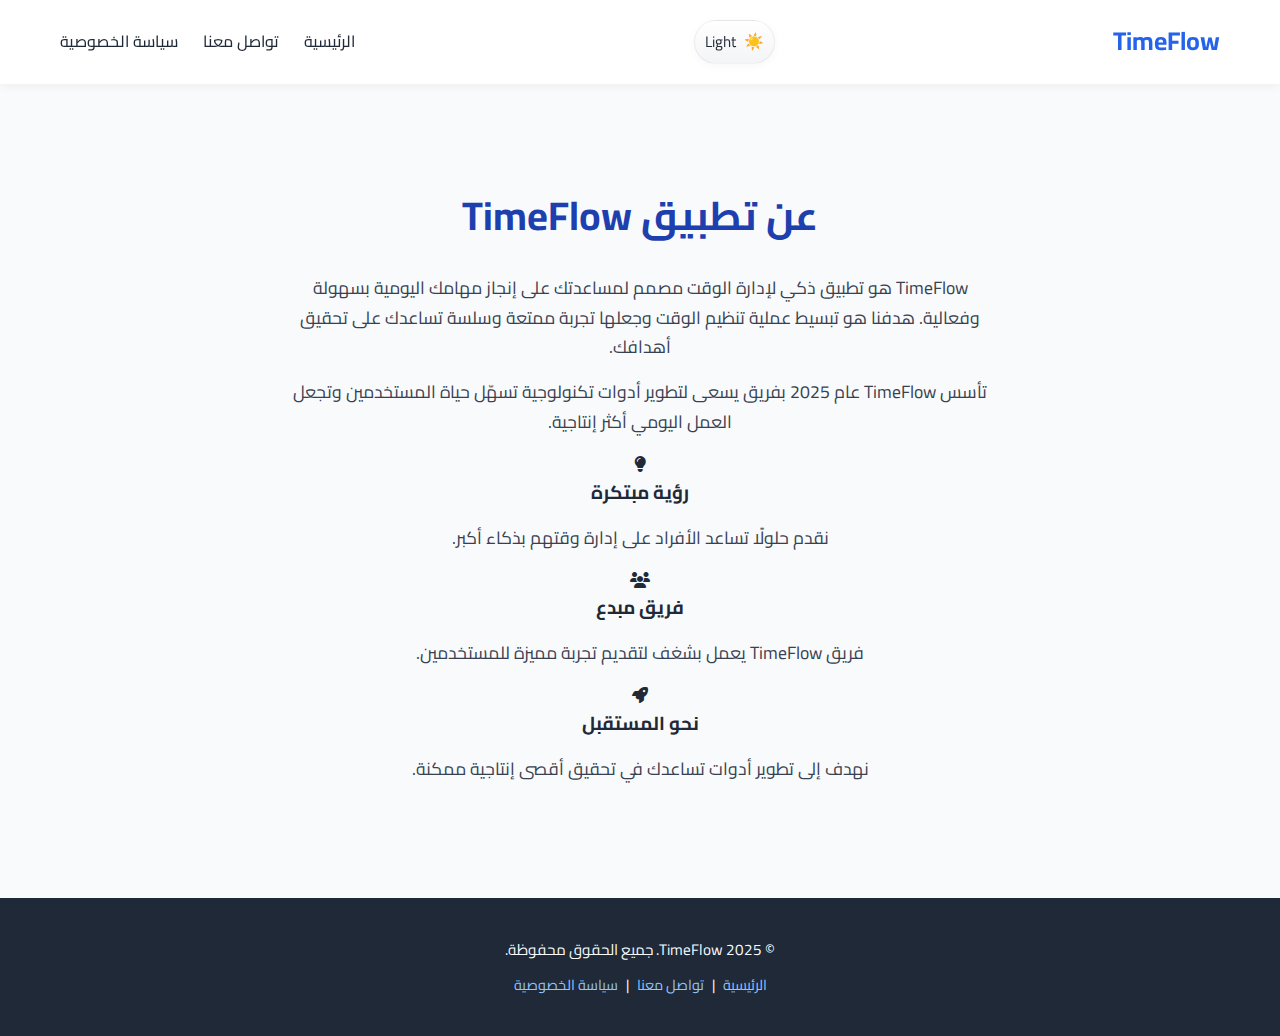
<file: about.html>
<!DOCTYPE html>
<html lang="ar" dir="rtl">
<head>
  <meta charset="UTF-8">
  <meta name="viewport" content="width=device-width, initial-scale=1.0">

  <title>عنّا | TimeFlow</title>
  <meta name="description" content="تعرف على TimeFlow - التطبيق الذي يساعدك على إدارة الوقت وتنظيم مهامك بسهولة لتحقيق أقصى إنتاجية.">
  <meta name="keywords" content="TimeFlow, عن التطبيق, تنظيم الوقت, مهام, إنتاجية">
  <meta name="author" content="TimeFlow Team">

  <!-- Google Font -->
  <link href="https://fonts.googleapis.com/css2?family=Cairo:wght@400;600;700&display=swap" rel="stylesheet">

  <!-- Font Awesome -->
  <link rel="stylesheet" href="https://cdnjs.cloudflare.com/ajax/libs/font-awesome/6.5.0/css/all.min.css">

  <!-- CSS -->
  <link rel="stylesheet" href="style.css">
</head>

<body>
    <div id="page-loader">
  <div class="spinner"></div>
</div>

  <!-- ===== Navbar ===== -->
  <header class="navbar">
    <div class="logo">TimeFlow</div>
    <div class="controls">
  <div class="theme-toggle"></div>
</div>

    <nav>
      <ul>
        <li><a href="index.html">الرئيسية</a></li>
        <li><a href="contact.html">تواصل معنا</a></li>
        <li><a href="privacy.html">سياسة الخصوصية</a></li>
      </ul>
    </nav>
  </header>

  <!-- ===== About Section ===== -->
  <section class="about-page">
    <div class="container">
      <h1>عن تطبيق TimeFlow</h1>
      <p>
        TimeFlow هو تطبيق ذكي لإدارة الوقت مصمم لمساعدتك على إنجاز مهامك اليومية بسهولة وفعالية.
        هدفنا هو تبسيط عملية تنظيم الوقت وجعلها تجربة ممتعة وسلسة تساعدك على تحقيق أهدافك.
      </p>
      <p>
        تأسس TimeFlow عام 2025 بفريق يسعى لتطوير أدوات تكنولوجية تسهّل حياة المستخدمين وتجعل العمل اليومي أكثر إنتاجية.
      </p>

      <div class="about-icons">
        <div class="icon-box">
          <i class="fa-solid fa-lightbulb"></i>
          <h3>رؤية مبتكرة</h3>
          <p>نقدم حلولًا تساعد الأفراد على إدارة وقتهم بذكاء أكبر.</p>
        </div>
        <div class="icon-box">
          <i class="fa-solid fa-users"></i>
          <h3>فريق مبدع</h3>
          <p>فريق TimeFlow يعمل بشغف لتقديم تجربة مميزة للمستخدمين.</p>
        </div>
        <div class="icon-box">
          <i class="fa-solid fa-rocket"></i>
          <h3>نحو المستقبل</h3>
          <p>نهدف إلى تطوير أدوات تساعدك في تحقيق أقصى إنتاجية ممكنة.</p>
        </div>
      </div>
    </div>
  </section>

  <!-- ===== Footer ===== -->
  <footer class="footer">
    <p>© 2025 TimeFlow. جميع الحقوق محفوظة.</p>
    <div class="footer-links">
      <a href="index.html">الرئيسية</a> |
      <a href="contact.html">تواصل معنا</a> |
      <a href="privacy.html">سياسة الخصوصية</a>
    </div>
  </footer>

  <!-- JS -->
  <script src="script.js"></script>
</body>
</html>
</file>
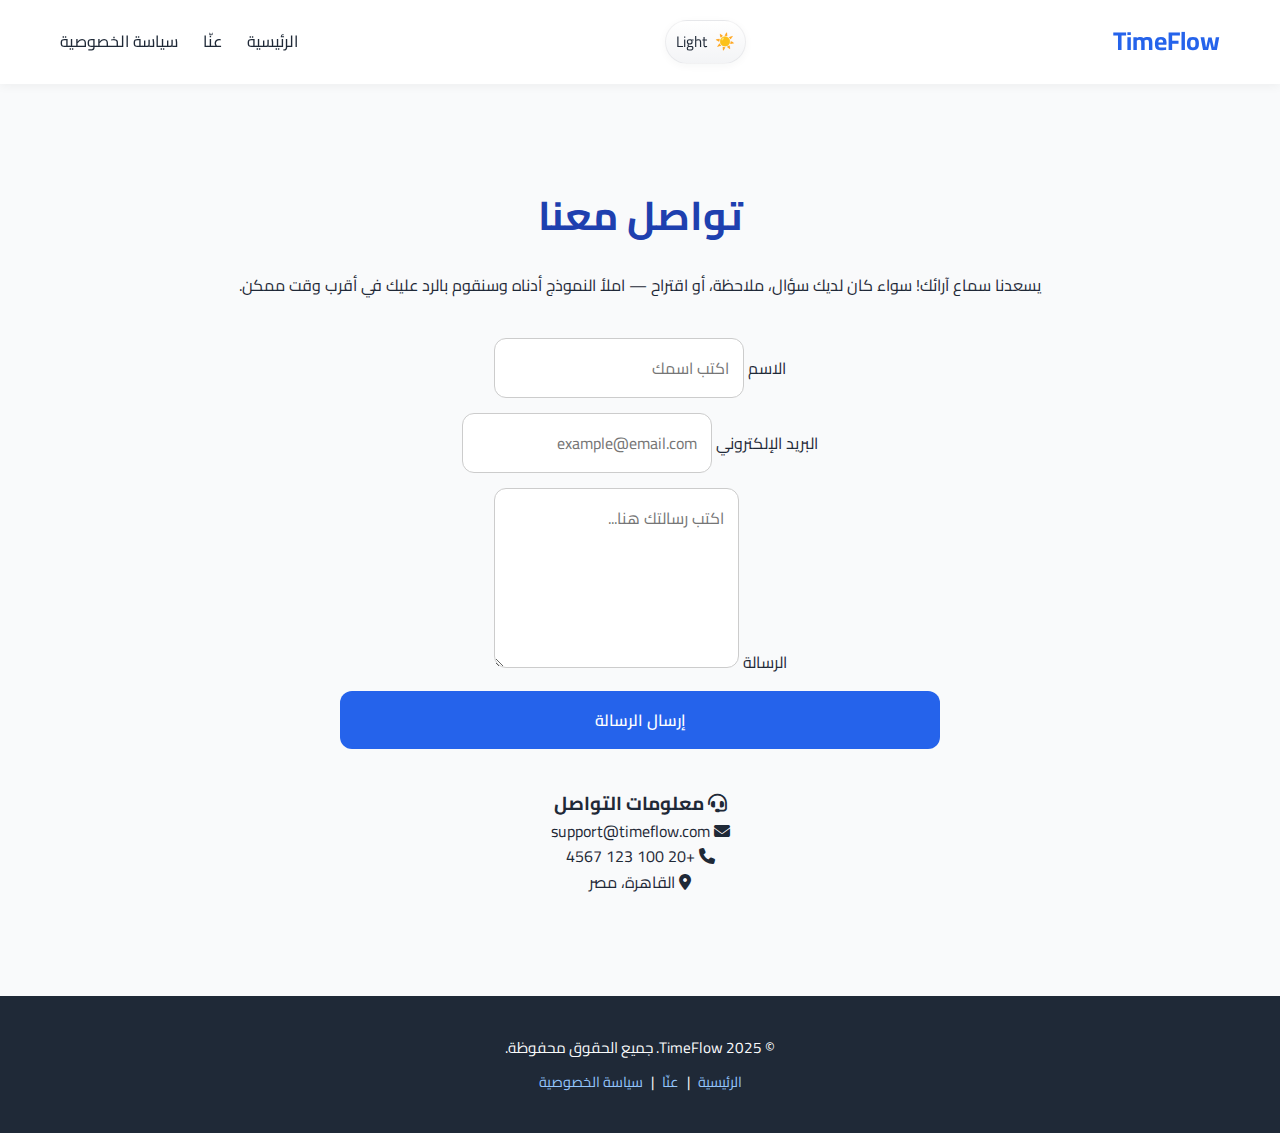
<file: contact.html>
<!DOCTYPE html>
<html lang="ar" dir="rtl">
<head>
  <meta charset="UTF-8">
  <meta name="viewport" content="width=device-width, initial-scale=1.0">

  <title>تواصل معنا | TimeFlow</title>
  <meta name="description" content="تواصل مع فريق TimeFlow لأي استفسار أو ملاحظات. نحن سعداء بمساعدتك دائمًا.">
  <meta name="keywords" content="تواصل, دعم, TimeFlow, استفسار, مساعدة">
  <meta name="author" content="TimeFlow Team">

  <!-- Google Font -->
  <link href="https://fonts.googleapis.com/css2?family=Cairo:wght@400;600;700&display=swap" rel="stylesheet">

  <!-- Font Awesome -->
  <link rel="stylesheet" href="https://cdnjs.cloudflare.com/ajax/libs/font-awesome/6.5.0/css/all.min.css">

  <!-- CSS -->
  <link rel="stylesheet" href="style.css">
</head>

<body>
    <div id="page-loader">
  <div class="spinner"></div>
</div>

  <!-- ===== Navbar ===== -->
  <header class="navbar">
    <div class="logo">TimeFlow</div>
    <div class="controls">
  <div class="theme-toggle"></div>
</div>

    <nav>
      <ul>
        <li><a href="index.html">الرئيسية</a></li>
        <li><a href="about.html">عنّا</a></li>
        <li><a href="privacy.html">سياسة الخصوصية</a></li>
      </ul>
    </nav>
  </header>

  <!-- ===== Contact Page ===== -->
  <section class="contact-page">
    <div class="container">
      <h1>تواصل معنا</h1>
      <p>
        يسعدنا سماع آرائك! سواء كان لديك سؤال، ملاحظة، أو اقتراح — املأ النموذج أدناه وسنقوم بالرد عليك في أقرب وقت ممكن.
      </p>

      <form action="https://formspree.io/f/xpwybkry-form" method="POST">
        <div class="form-group">
          <label for="name">الاسم</label>
          <input type="text" id="name" name="name" placeholder="اكتب اسمك" required>
        </div>

        <div class="form-group">
          <label for="email">البريد الإلكتروني</label>
          <input type="email" id="email" name="email" placeholder="example@email.com" required>
        </div>

        <div class="form-group">
          <label for="message">الرسالة</label>
          <textarea id="message" name="message" placeholder="اكتب رسالتك هنا..." rows="5" required></textarea>
        </div>

        <button type="submit" class="btn">إرسال الرسالة</button>
      </form>

      <div class="contact-info">
        <h3><i class="fa-solid fa-headset"></i> معلومات التواصل</h3>
        <p><i class="fa-solid fa-envelope"></i> support@timeflow.com</p>
        <p><i class="fa-solid fa-phone"></i> +20 100 123 4567</p>
        <p><i class="fa-solid fa-location-dot"></i> القاهرة، مصر</p>
      </div>
    </div>
  </section>

  <!-- ===== Footer ===== -->
  <footer class="footer">
    <p>© 2025 TimeFlow. جميع الحقوق محفوظة.</p>
    <div class="footer-links">
      <a href="index.html">الرئيسية</a> |
      <a href="about.html">عنّا</a> |
      <a href="privacy.html">سياسة الخصوصية</a>
    </div>
  </footer>

  <!-- JS -->
  <script src="script.js"></script>
</body>
</html>
</file>
<file: style.css>
/* ========== BEGIN: ORIGINAL CSS (unchanged) ========== */
/* ===== إعدادات عامة للصفحة ===== */
* {
  margin: 0;
  padding: 0;
  box-sizing: border-box;
  font-family: 'Cairo', sans-serif;
}

body {
  background-color: #f9fafb; /* خلفية فاتحة مريحة */
  color: #1f2937; /* لون النص الأساسي */
  line-height: 1.6;
}

/* ===== الزرار العام ===== */
.btn {
  background-color: #2563eb; /* أزرق أساسي */
  color: white;
  padding: 10px 20px;
  border-radius: 8px;
  text-decoration: none;
  font-weight: 600;
  transition: 0.3s;
}

.btn:hover {
  background-color: #1e40af; /* أزرق أغمق عند المرور */
}

/* ===== Navbar ===== */
.navbar {
  display: flex;
  justify-content: space-between;
  align-items: center;
  padding: 20px 60px;
  background-color: white;
  box-shadow: 0 2px 10px rgba(0,0,0,0.05);
  position: sticky;
  top: 0;
  z-index: 100;
}

.logo {
  font-size: 1.6rem;
  font-weight: 700;
  color: #2563eb;
}

.navbar ul {
  display: flex;
  gap: 25px;
  list-style: none;
}

.navbar a {
  text-decoration: none;
  color: #1f2937;
  font-weight: 500;
  transition: 0.3s;
}

.navbar a:hover {
  color: #2563eb;
}

/* عشان الزرار "ابدأ الآن" يبان مميز */
.navbar .btn {
  margin-right: 15px;
}
/* ===== Hero Section ===== */
.hero {
  display: flex;
  align-items: center;
  justify-content: space-between;
  padding: 80px 60px;
  background: linear-gradient(to left, #eef2ff, #ffffff);
  min-height: 90vh;
}

.hero-text {
  flex: 1;
  padding: 20px;
}

.hero-text h1 {
  font-size: 2.8rem;
  color: #1f2937;
  margin-bottom: 20px;
}

.hero-text h1 span {
  color: #2563eb;
}

.hero-text p {
  font-size: 1.1rem;
  margin-bottom: 30px;
  color: #4b5563;
}

.hero-text .btn {
  font-size: 1rem;
  padding: 12px 24px;
}

.hero-img {
  flex: 1;
  display: flex;
  justify-content: center;
  align-items: center;
}

.hero-img img {
  width: 85%;
  max-width: 400px;
  border-radius: 15px;
  box-shadow: 0 10px 30px rgba(0,0,0,0.1);
  transition: transform 0.3s ease;
}

.hero-img img:hover {
  transform: scale(1.05);
}

/* ===== استجابة للموبايل ===== */
@media (max-width: 900px) {
  .hero {
    flex-direction: column-reverse;
    text-align: center;
    padding: 60px 20px;
  }

  .hero-img img {
    width: 80%;
    margin-bottom: 30px;
  }
}
/* ===== Features Section ===== */
.features {
  text-align: center;
  padding: 100px 60px;
  background-color: #f9fafb;
}

.features h2 {
  font-size: 2.2rem;
  color: #1f2937;
  margin-bottom: 50px;
  position: relative;
}

.features h2::after {
  content: "";
  width: 80px;
  height: 4px;
  background-color: #2563eb;
  display: block;
  margin: 10px auto 0;
  border-radius: 2px;
}

.features-container {
  display: flex;
  justify-content: center;
  gap: 30px;
  flex-wrap: wrap;
}

.feature {
  background: white;
  padding: 30px 25px;
  border-radius: 15px;
  box-shadow: 0 5px 20px rgba(0,0,0,0.05);
  flex: 1 1 250px;
  max-width: 320px;
  transition: transform 0.3s, box-shadow 0.3s;
}

.feature:hover {
  transform: translateY(-8px);
  box-shadow: 0 10px 25px rgba(0,0,0,0.1);
}

.feature i {
  font-size: 2.5rem;
  color: #2563eb;
  margin-bottom: 15px;
}

.feature h3 {
  font-size: 1.3rem;
  margin-bottom: 10px;
  color: #111827;
}

.feature p {
  color: #4b5563;
  font-size: 1rem;
  line-height: 1.6;
}

/* ===== Responsive ===== */
@media (max-width: 800px) {
  .features {
    padding: 70px 20px;
  }
}
/* ===== Testimonials Section ===== */
.testimonials {
  background-color: #ffffff;
  text-align: center;
  padding: 100px 60px;
}

.testimonials h2 {
  font-size: 2.2rem;
  color: #1f2937;
  margin-bottom: 50px;
  position: relative;
}

.testimonials h2::after {
  content: "";
  width: 80px;
  height: 4px;
  background-color: #2563eb;
  display: block;
  margin: 10px auto 0;
  border-radius: 2px;
}

.reviews-container {
  display: flex;
  justify-content: center;
  align-items: stretch;
  gap: 30px;
  flex-wrap: wrap;
}

.review {
  background-color: #f9fafb;
  border-radius: 15px;
  padding: 30px;
  box-shadow: 0 5px 20px rgba(0,0,0,0.05);
  flex: 1 1 280px;
  max-width: 320px;
  transition: transform 0.3s ease, box-shadow 0.3s ease;
}

.review:hover {
  transform: translateY(-6px);
  box-shadow: 0 10px 25px rgba(0,0,0,0.1);
}

.review img {
  width: 80px;
  height: 80px;
  border-radius: 50%;
  margin-bottom: 20px;
  object-fit: cover;
}

.review p {
  font-style: italic;
  color: #4b5563;
  margin-bottom: 15px;
}

.review h4 {
  color: #111827;
  font-weight: 600;
}

/* ===== Responsive ===== */
@media (max-width: 800px) {
  .testimonials {
    padding: 70px 20px;
  }
}
/* ===== Call To Action Section ===== */
.cta {
  background: linear-gradient(135deg, #2563eb, #1e40af);
  color: white;
  text-align: center;
  padding: 100px 40px;
  border-radius: 0;
}

.cta h2 {
  font-size: 2rem;
  margin-bottom: 30px;
  line-height: 1.4;
}

.cta .btn {
  background-color: white;
  color: #2563eb;
  font-weight: 700;
  padding: 14px 30px;
  border-radius: 10px;
  transition: 0.3s;
}

.cta .btn:hover {
  background-color: #f3f4f6;
  transform: scale(1.05);
}

/* ===== Responsive ===== */
@media (max-width: 700px) {
  .cta {
    padding: 80px 20px;
  }

  .cta h2 {
    font-size: 1.6rem;
  }
}
/* ===== Footer Section ===== */
.footer {
  background-color: #1f2937; /* رمادي غامق */
  color: #f9fafb;
  text-align: center;
  padding: 40px 20px;
}

.footer p {
  margin-bottom: 10px;
  font-size: 0.95rem;
}

.footer-links {
  font-size: 0.9rem;
}

.footer-links a {
  color: #93c5fd;
  text-decoration: none;
  margin: 0 5px;
  transition: 0.3s;
}

.footer-links a:hover {
  color: #ffffff;
}
/* ===== Pages (About / Contact / Privacy) ===== */
.about-page,
.contact-page,
.privacy-page {
  min-height: 80vh;
  padding: 100px 20px 60px;
  text-align: center;
  background-color: #f9fafb;
  color: #1f2937;
}

.about-page h1,
.contact-page h1,
.privacy-page h1 {
  font-size: 2.5rem;
  margin-bottom: 25px;
  color: #1e40af; /* أزرق غامق */
}

.about-page p,
.privacy-page p {
  max-width: 700px;
  margin: 15px auto;
  line-height: 1.7;
  font-size: 1.1rem;
  color: #374151;
}

/* Contact form styling (مشترك مع contact.html) */
.contact-page form {
  max-width: 600px;
  margin: 40px auto;
  display: flex;
  flex-direction: column;
  gap: 15px;
}

.contact-page input,
.contact-page textarea {
  padding: 14px;
  border: 1px solid #ccc;
  border-radius: 12px;
  font-size: 1rem;
  outline: none;
  transition: border-color 0.3s;
}

.contact-page input:focus,
.contact-page textarea:focus {
  border-color: #2563eb;
}

.contact-page button {
  padding: 14px;
  background-color: #2563eb;
  color: #fff;
  border: none;
  border-radius: 12px;
  cursor: pointer;
  font-size: 1rem;
  transition: background 0.3s;
}

.contact-page button:hover {
  background-color: #1e40af;
}

/* General footer padding fix for inner pages */
.footer {
  margin-top: 40px;
}
/* ===== Privacy Page Styling ===== */
.privacy-page {
  min-height: 85vh;
  padding: 100px 20px 60px;
  background-color: #f9fafb;
  color: #1f2937;
  max-width: 900px;
  margin: 0 auto;
}

.privacy-page h1 {
  font-size: 2.5rem;
  margin-bottom: 30px;
  color: #1e3a8a;
  text-align: center;
}

.privacy-page h2 {
  font-size: 1.5rem;
  margin-top: 40px;
  margin-bottom: 10px;
  color: #1e40af;
}

.privacy-page p {
  font-size: 1.05rem;
  line-height: 1.7;
  color: #374151;
  margin-bottom: 20px;
}

.privacy-page a {
  color: #2563eb;
  text-decoration: none;
  transition: 0.3s;
}

.privacy-page a:hover {
  text-decoration: underline;
}
/* ===== Scroll Animation ===== */
.section {
  opacity: 0;
  transform: translateY(40px);
  transition: all 0.8s ease;
}

.section.show {
  opacity: 1;
  transform: translateY(0);
}

/* ===== Sticky Navbar Style ===== */
.navbar.sticky {
  background-color: rgba(255, 255, 255, 0.9);
  backdrop-filter: blur(8px);
  box-shadow: 0 2px 10px rgba(0,0,0,0.1);
  transition: 0.3s ease;
}
/* ========== END: ORIGINAL CSS (unchanged) ========== */


/* ========== BEGIN: ENHANCEMENTS ADDED (non-destructive, appended) ========== */

/* 1) General smoother transitions for key elements (added, not replacing) */
.hero-text, .hero-img img,
.feature, .review, .cta, .footer, .navbar, .btn,
.about-page, .contact-page, .privacy-page,
.contact-page input, .contact-page textarea {
  transition: background-color 0.25s ease, color 0.25s ease, box-shadow 0.25s ease, border-color 0.25s ease, transform 0.25s ease;
}

/* 2) Page loader - overlay shown while page loads (use JS to toggle .loaded on body) */
#page-loader {
  position: fixed;
  inset: 0;
  background: linear-gradient(180deg, rgba(255,255,255,0.95), rgba(245,247,255,0.95));
  display: flex;
  align-items: center;
  justify-content: center;
  z-index: 9999;
  transition: opacity 0.4s ease, visibility 0.4s;
}

#page-loader.hidden {
  opacity: 0;
  visibility: hidden;
  pointer-events: none;
}

/* spinner */
#page-loader .spinner {
  width: 70px;
  height: 70px;
  border-radius: 50%;
  border: 6px solid rgba(37,99,235,0.15);
  border-top-color: #2563eb;
  animation: spin 1s linear infinite;
}
@keyframes spin {
  to { transform: rotate(360deg); }
}

/* 3) Theme toggle button (in navbar) - small pill button */
.theme-toggle {
  display: inline-flex;
  align-items: center;
  justify-content: center;
  gap: 8px;
  padding: 8px 10px;
  border-radius: 999px;
  cursor: pointer;
  border: 1px solid rgba(31,41,55,0.06);
  background: linear-gradient(180deg, #fff, #f3f4f6);
  color: #1f2937;
  font-size: 0.95rem;
  box-shadow: 0 2px 8px rgba(31,41,55,0.04);
  transition: transform 0.18s ease, box-shadow 0.18s ease, background 0.25s ease;
}
.theme-toggle:hover { transform: translateY(-3px); }
.theme-toggle .icon { font-size: 1rem; }

/* 4) Accessibility: focus styles for keyboard users */
a:focus, button:focus, input:focus, textarea:focus {
  outline: 3px solid rgba(37,99,235,0.15);
  outline-offset: 3px;
}

/* 5) Dark Mode (comprehensive) */
/* We don't change original rules — we add overrides under body.dark-mode to switch colors cleanly. */

body.dark-mode {
  background-color: #0b1220 !important;
  color: #e6eef8 !important;
}

/* navbar in dark */
body.dark-mode .navbar {
  background-color: rgba(12,18,28,0.85) !important;
  box-shadow: 0 6px 18px rgba(2,6,23,0.6);
}
body.dark-mode .logo { color: #60a5fa !important; }

/* nav links */
body.dark-mode .navbar a { color: #dbeafe !important; }
body.dark-mode .navbar a:hover { color: #ffffff !important; }

/* hero */
body.dark-mode .hero {
  background: linear-gradient(180deg, #071126 0%, #07162a 100%) !important;
}
body.dark-mode .hero-text h1 { color: #e6f0ff !important; }
body.dark-mode .hero-text h1 span { color: #60a5fa !important; }
body.dark-mode .hero-text p { color: #cbd5e1 !important; }

/* hero image: add subtle glow and darker border */
body.dark-mode .hero-img img {
  box-shadow: 0 14px 40px rgba(2,6,23,0.6) !important;
  border: 1px solid rgba(255,255,255,0.03);
}

/* features */
body.dark-mode .features { background-color: #07111b !important; }
body.dark-mode .feature {
  background: linear-gradient(180deg, rgba(255,255,255,0.02), rgba(255,255,255,0.01)) !important;
  box-shadow: 0 6px 20px rgba(2,6,23,0.6) !important;
}
body.dark-mode .feature i { color: #7dd3fc !important; }
body.dark-mode .feature h3 { color: #e6eef8 !important; }
body.dark-mode .feature p { color: #9fb3c9 !important; }

/* testimonials */
body.dark-mode .testimonials { background-color: #071126 !important; color: #e6eef8 !important; }
body.dark-mode .review { background-color: rgba(255,255,255,0.02) !important; box-shadow: 0 6px 20px rgba(2,6,23,0.6) !important; }
body.dark-mode .review p { color: #c1d4e6 !important; }
body.dark-mode .review h4 { color: #e6eef8 !important; }

/* cta */
body.dark-mode .cta { background: linear-gradient(135deg, #0f1724, #07111b) !important; }
body.dark-mode .cta h2 { color: #e6eef8 !important; }
body.dark-mode .cta .btn { background-color: #111827 !important; color: #93c5fd !important; }

/* footer */
body.dark-mode .footer { background-color: #020617 !important; color: #93c5fd !important; }
body.dark-mode .footer-links a { color: #93c5fd !important; }

/* about/contact/privacy pages */
body.dark-mode .about-page,
body.dark-mode .contact-page,
body.dark-mode .privacy-page {
  background-color: #071126 !important;
  color: #e6eef8 !important;
}
body.dark-mode .about-page h1,
body.dark-mode .contact-page h1,
body.dark-mode .privacy-page h1 { color: #e6eef8 !important; }

/* contact form fields in dark */
body.dark-mode .contact-page form { background: linear-gradient(180deg, rgba(255,255,255,0.02), rgba(255,255,255,0.01)) !important; box-shadow: 0 6px 20px rgba(2,6,23,0.6) !important; }
body.dark-mode .contact-page input,
body.dark-mode .contact-page textarea {
  background-color: rgba(255,255,255,0.03) !important;
  color: #e6eef8 !important;
  border-color: rgba(255,255,255,0.06) !important;
}

/* inputs placeholder color */
body.dark-mode ::placeholder { color: rgba(230,238,255,0.5) !important; }

/* buttons in dark */
body.dark-mode .btn {
  box-shadow: 0 6px 18px rgba(2,6,23,0.4);
}

/* 6) Small utility tweaks for better mobile nav spacing when toggle button present */
.navbar .controls {
  display: inline-flex;
  gap: 12px;
  align-items: center;
}

/* 7) Add subtle parallax-ish background shift on hero (pure CSS) */
.hero {
  background-attachment: fixed;
  background-size: cover;
  background-position: center;
}

/* 8) Add "reveal" helper classes (works with your existing .section) */
.reveal {
  opacity: 0;
  transform: translateY(20px);
  transition: opacity 0.8s ease, transform 0.8s ease;
}
.reveal.visible {
  opacity: 1;
  transform: translateY(0);
}

/* 9) Extra responsive refinements (preserve originals) */
@media (max-width: 900px) {
  .navbar { padding: 14px 20px; }
  .logo { font-size: 1.2rem; }
  .navbar ul { gap: 14px; font-size: 0.95rem; }
  .hero { padding: 40px 18px; min-height: 70vh; }
  .features { padding: 60px 18px; }
  .testimonials { padding: 60px 18px; }
}

/* 10) Provide a clear visual indicator for the active nav link */
.nav-links .active,
.navbar a.active {
  color: #1e40af;
  font-weight: 700;
}

/* 11) Small helper: hide/show utility for JS */
.hidden { display: none !important; }

/* ========== END: ENHANCEMENTS ADDED ========== */
</file>
